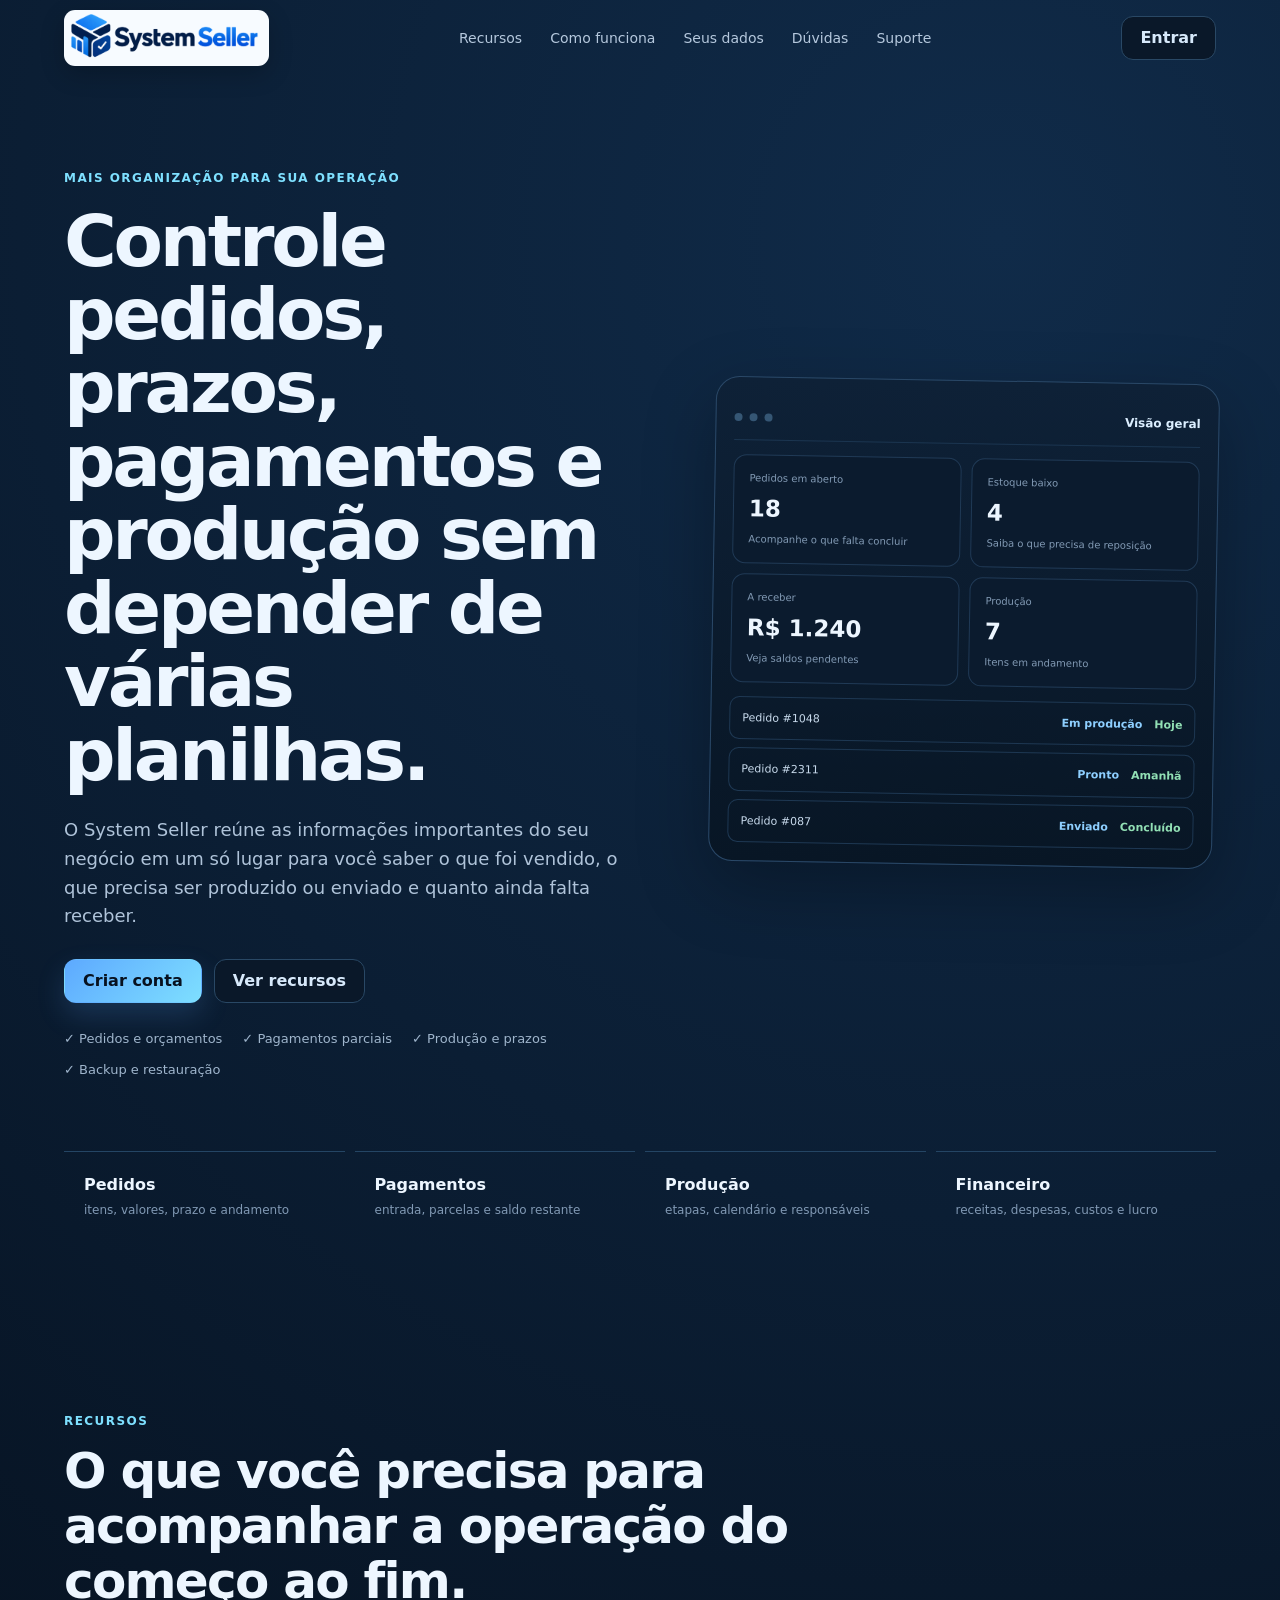
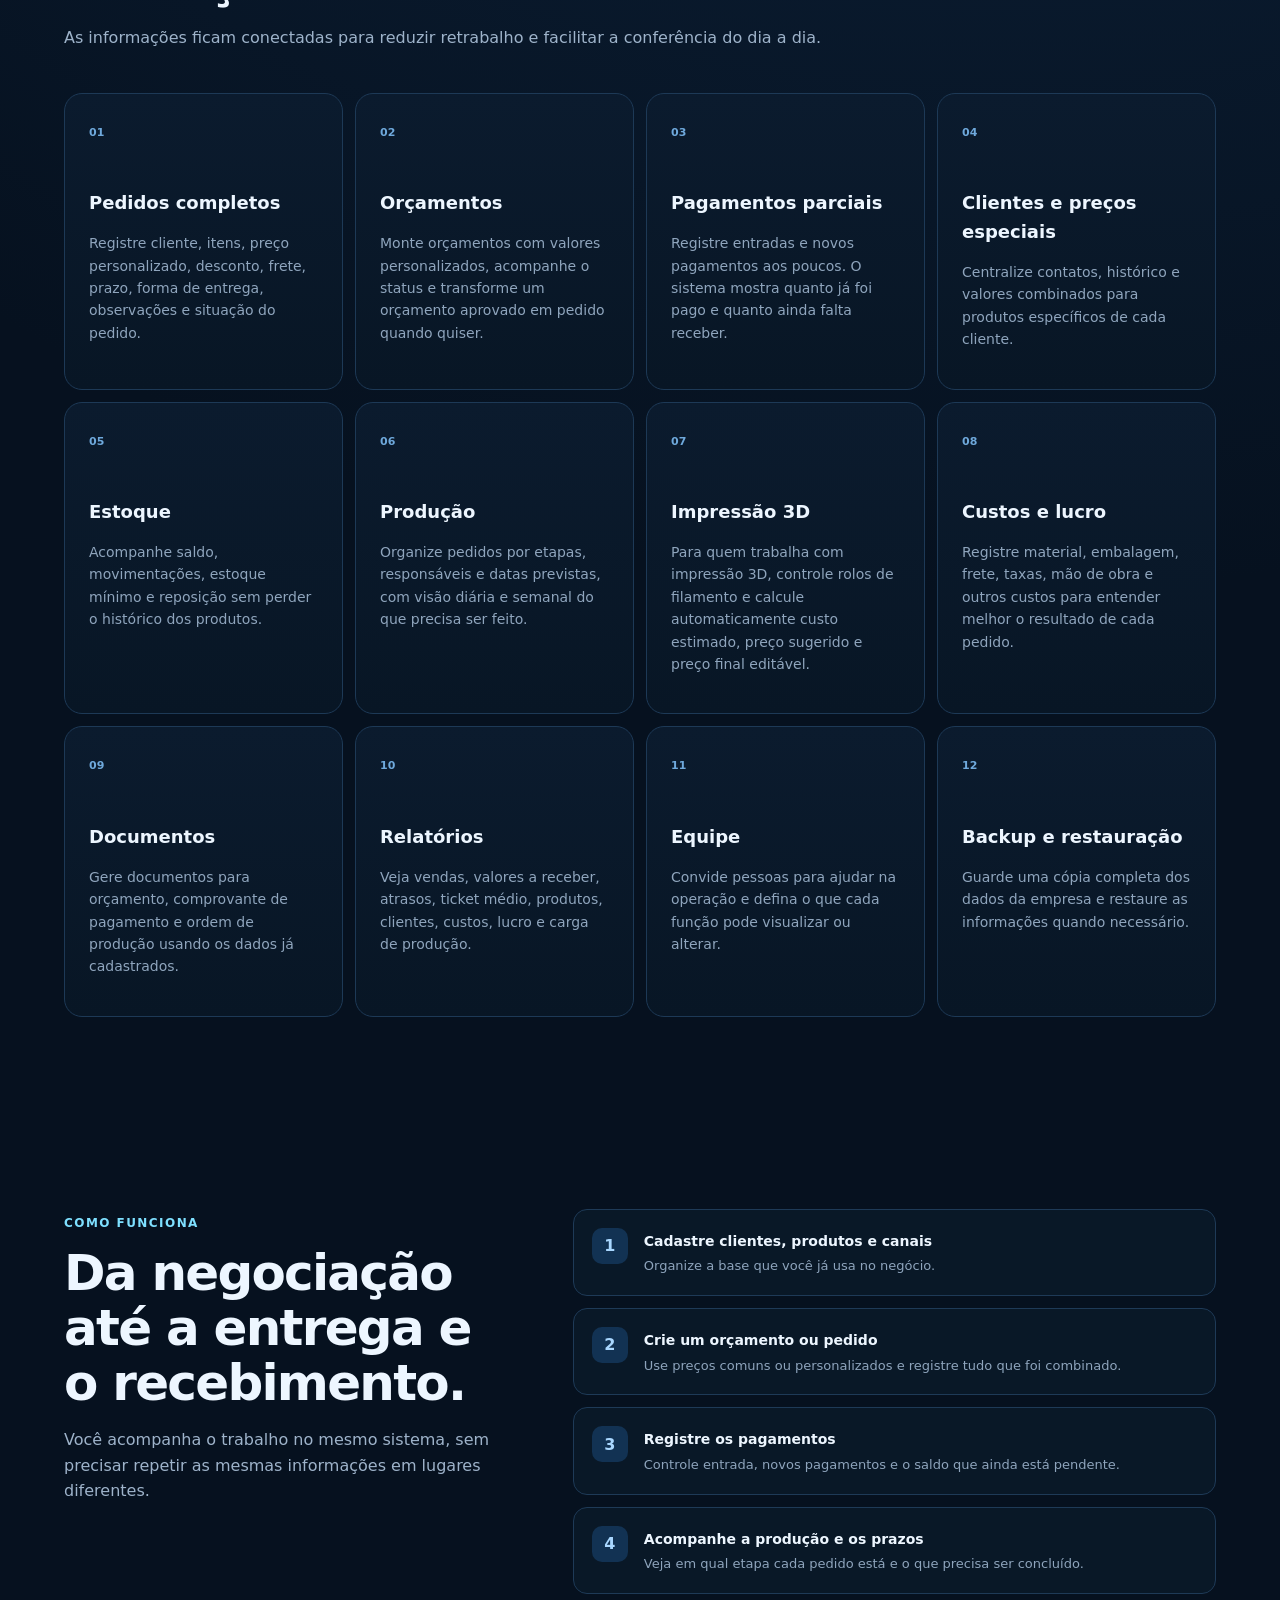
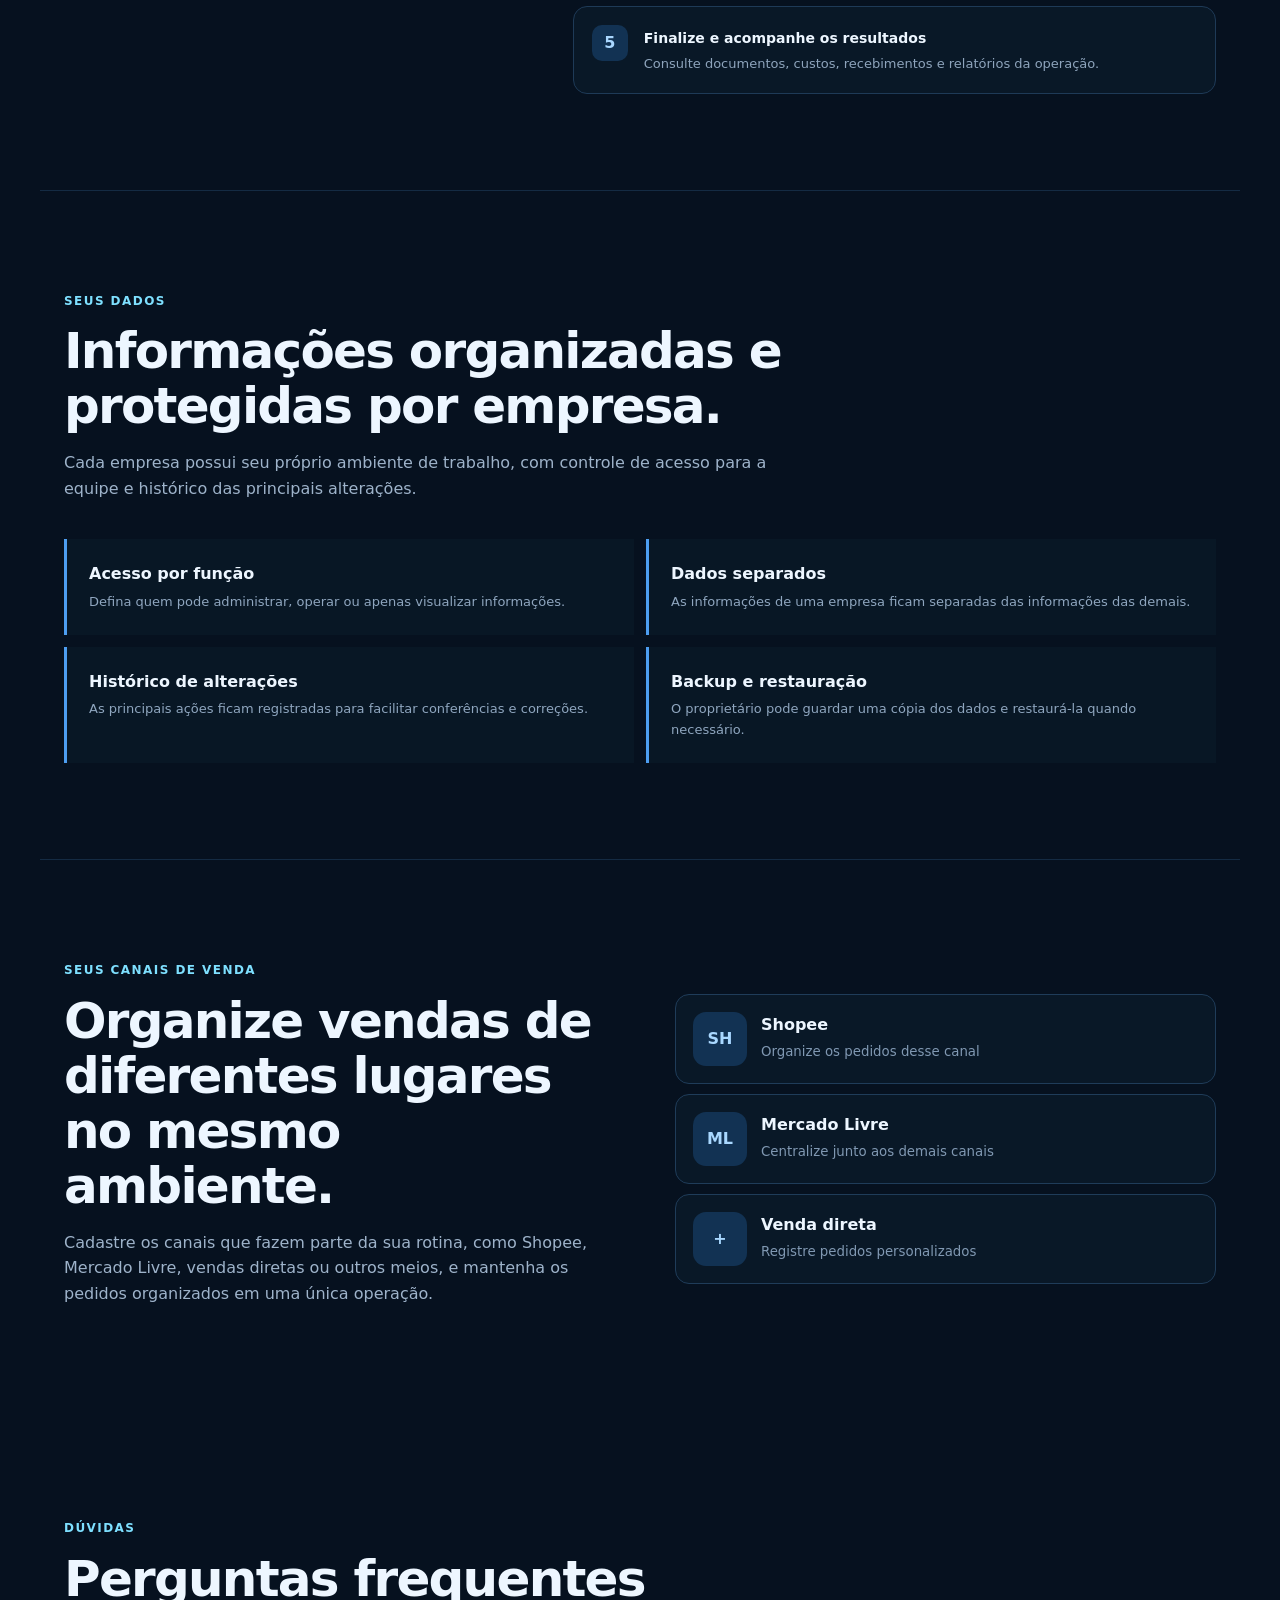
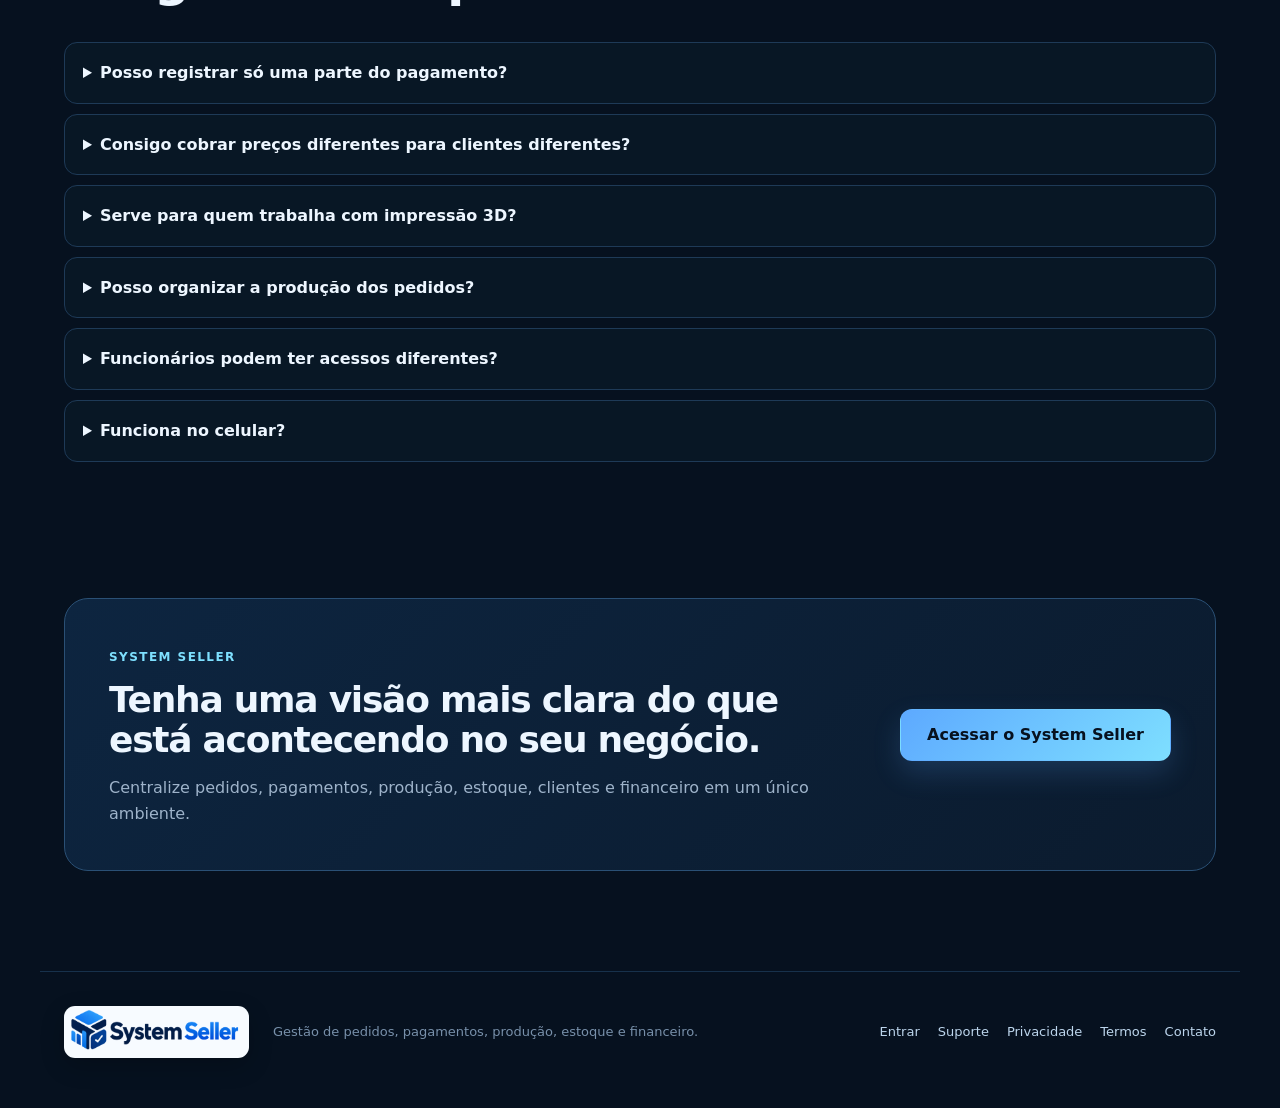
<file: marketing.html>
<!doctype html>
<html lang="pt-BR">
<head>
  <meta charset="utf-8">
  <meta name="viewport" content="width=device-width, initial-scale=1">
  <meta name="theme-color" content="#07111f">
  <meta name="description" content="System Seller: organize pedidos, clientes, estoque, pagamentos, produção, prazos e financeiro em um só lugar.">
  <meta name="robots" content="index,follow">
  <!-- Canonical URL metadata is not an executable or fetched dependency; SRI does not apply. -->
  <!-- nosemgrep: rules.html.security.audit.missing-integrity -->
  <link rel="canonical" href="https://system-seller.vercel.app/divulgar">
  <meta property="og:title" content="System Seller — sua operação em um só lugar">
  <meta property="og:description" content="Organize pedidos, clientes, estoque, pagamentos, produção, prazos e financeiro com mais controle.">
  <meta property="og:type" content="website">
  <meta property="og:url" content="https://system-seller.vercel.app/divulgar">
  <title>System Seller — gestão de pedidos, produção e financeiro</title>
  <link rel="icon" type="image/png" href="/assets/system-seller-icon.png">
  <link rel="apple-touch-icon" href="/assets/system-seller-icon.png">
  <link rel="stylesheet" href="/marketing.css?v=20260917-0125">
  <link rel="stylesheet" href="/branding.css?v=20260917-0210">
</head>
<body>
  <header class="site-header">
    <a class="brand" href="/divulgar" aria-label="System Seller">
      <img class="brand-logo" src="/assets/system-seller-logo.png" alt="System Seller">
    </a>
    <nav>
      <a href="#recursos">Recursos</a>
      <a href="#como-funciona">Como funciona</a>
      <a href="#seguranca">Seus dados</a>
      <a href="#faq">Dúvidas</a>
      <a href="/suporte">Suporte</a>
    </nav>
    <a class="button ghost" href="/">Entrar</a>
  </header>

  <main>
    <section class="hero">
      <div class="hero-copy">
        <div class="eyebrow">Mais organização para sua operação</div>
        <h1>Controle pedidos, prazos, pagamentos e produção sem depender de várias planilhas.</h1>
        <p>O System Seller reúne as informações importantes do seu negócio em um só lugar para você saber o que foi vendido, o que precisa ser produzido ou enviado e quanto ainda falta receber.</p>
        <div class="hero-actions">
          <a class="button primary" href="/">Criar conta</a>
          <a class="button secondary" href="#recursos">Ver recursos</a>
        </div>
        <div class="trust-row">
          <span>✓ Pedidos e orçamentos</span>
          <span>✓ Pagamentos parciais</span>
          <span>✓ Produção e prazos</span>
          <span>✓ Backup e restauração</span>
        </div>
      </div>
      <div class="hero-panel" aria-label="Exemplo de visão geral da operação">
        <div class="mock-top"><span></span><span></span><span></span><b>Visão geral</b></div>
        <div class="mock-grid">
          <div><small>Pedidos em aberto</small><strong>18</strong><em>Acompanhe o que falta concluir</em></div>
          <div><small>Estoque baixo</small><strong>4</strong><em>Saiba o que precisa de reposição</em></div>
          <div><small>A receber</small><strong>R$ 1.240</strong><em>Veja saldos pendentes</em></div>
          <div><small>Produção</small><strong>7</strong><em>Itens em andamento</em></div>
        </div>
        <div class="mock-list">
          <div><span>Pedido #1048</span><b>Em produção</b><strong>Hoje</strong></div>
          <div><span>Pedido #2311</span><b>Pronto</b><strong>Amanhã</strong></div>
          <div><span>Pedido #087</span><b>Enviado</b><strong>Concluído</strong></div>
        </div>
      </div>
    </section>

    <section class="strip">
      <div><strong>Pedidos</strong><span>itens, valores, prazo e andamento</span></div>
      <div><strong>Pagamentos</strong><span>entrada, parcelas e saldo restante</span></div>
      <div><strong>Produção</strong><span>etapas, calendário e responsáveis</span></div>
      <div><strong>Financeiro</strong><span>receitas, despesas, custos e lucro</span></div>
    </section>

    <section id="recursos" class="section">
      <div class="section-head">
        <span>Recursos</span>
        <h2>O que você precisa para acompanhar a operação do começo ao fim.</h2>
        <p>As informações ficam conectadas para reduzir retrabalho e facilitar a conferência do dia a dia.</p>
      </div>
      <div class="feature-grid">
        <article><i>01</i><h3>Pedidos completos</h3><p>Registre cliente, itens, preço personalizado, desconto, frete, prazo, forma de entrega, observações e situação do pedido.</p></article>
        <article><i>02</i><h3>Orçamentos</h3><p>Monte orçamentos com valores personalizados, acompanhe o status e transforme um orçamento aprovado em pedido quando quiser.</p></article>
        <article><i>03</i><h3>Pagamentos parciais</h3><p>Registre entradas e novos pagamentos aos poucos. O sistema mostra quanto já foi pago e quanto ainda falta receber.</p></article>
        <article><i>04</i><h3>Clientes e preços especiais</h3><p>Centralize contatos, histórico e valores combinados para produtos específicos de cada cliente.</p></article>
        <article><i>05</i><h3>Estoque</h3><p>Acompanhe saldo, movimentações, estoque mínimo e reposição sem perder o histórico dos produtos.</p></article>
        <article><i>06</i><h3>Produção</h3><p>Organize pedidos por etapas, responsáveis e datas previstas, com visão diária e semanal do que precisa ser feito.</p></article>
        <article><i>07</i><h3>Impressão 3D</h3><p>Para quem trabalha com impressão 3D, controle rolos de filamento e calcule automaticamente custo estimado, preço sugerido e preço final editável.</p></article>
        <article><i>08</i><h3>Custos e lucro</h3><p>Registre material, embalagem, frete, taxas, mão de obra e outros custos para entender melhor o resultado de cada pedido.</p></article>
        <article><i>09</i><h3>Documentos</h3><p>Gere documentos para orçamento, comprovante de pagamento e ordem de produção usando os dados já cadastrados.</p></article>
        <article><i>10</i><h3>Relatórios</h3><p>Veja vendas, valores a receber, atrasos, ticket médio, produtos, clientes, custos, lucro e carga de produção.</p></article>
        <article><i>11</i><h3>Equipe</h3><p>Convide pessoas para ajudar na operação e defina o que cada função pode visualizar ou alterar.</p></article>
        <article><i>12</i><h3>Backup e restauração</h3><p>Guarde uma cópia completa dos dados da empresa e restaure as informações quando necessário.</p></article>
      </div>
    </section>

    <section id="como-funciona" class="section split">
      <div class="section-head">
        <span>Como funciona</span>
        <h2>Da negociação até a entrega e o recebimento.</h2>
        <p>Você acompanha o trabalho no mesmo sistema, sem precisar repetir as mesmas informações em lugares diferentes.</p>
      </div>
      <ol class="timeline">
        <li><b>1</b><div><strong>Cadastre clientes, produtos e canais</strong><p>Organize a base que você já usa no negócio.</p></div></li>
        <li><b>2</b><div><strong>Crie um orçamento ou pedido</strong><p>Use preços comuns ou personalizados e registre tudo que foi combinado.</p></div></li>
        <li><b>3</b><div><strong>Registre os pagamentos</strong><p>Controle entrada, novos pagamentos e o saldo que ainda está pendente.</p></div></li>
        <li><b>4</b><div><strong>Acompanhe a produção e os prazos</strong><p>Veja em qual etapa cada pedido está e o que precisa ser concluído.</p></div></li>
        <li><b>5</b><div><strong>Finalize e acompanhe os resultados</strong><p>Consulte documentos, custos, recebimentos e relatórios da operação.</p></div></li>
      </ol>
    </section>

    <section id="seguranca" class="section security">
      <div class="section-head">
        <span>Seus dados</span>
        <h2>Informações organizadas e protegidas por empresa.</h2>
        <p>Cada empresa possui seu próprio ambiente de trabalho, com controle de acesso para a equipe e histórico das principais alterações.</p>
      </div>
      <div class="security-grid">
        <div><strong>Acesso por função</strong><p>Defina quem pode administrar, operar ou apenas visualizar informações.</p></div>
        <div><strong>Dados separados</strong><p>As informações de uma empresa ficam separadas das informações das demais.</p></div>
        <div><strong>Histórico de alterações</strong><p>As principais ações ficam registradas para facilitar conferências e correções.</p></div>
        <div><strong>Backup e restauração</strong><p>O proprietário pode guardar uma cópia dos dados e restaurá-la quando necessário.</p></div>
      </div>
    </section>

    <section class="section marketplaces">
      <div>
        <span class="eyebrow">Seus canais de venda</span>
        <h2>Organize vendas de diferentes lugares no mesmo ambiente.</h2>
        <p>Cadastre os canais que fazem parte da sua rotina, como Shopee, Mercado Livre, vendas diretas ou outros meios, e mantenha os pedidos organizados em uma única operação.</p>
      </div>
      <div class="channel-box">
        <div><span>SH</span><strong>Shopee</strong><small>Organize os pedidos desse canal</small></div>
        <div><span>ML</span><strong>Mercado Livre</strong><small>Centralize junto aos demais canais</small></div>
        <div><span>+</span><strong>Venda direta</strong><small>Registre pedidos personalizados</small></div>
      </div>
    </section>

    <section id="faq" class="section">
      <div class="section-head"><span>Dúvidas</span><h2>Perguntas frequentes</h2></div>
      <div class="faq">
        <details><summary>Posso registrar só uma parte do pagamento?</summary><p>Sim. Você pode registrar uma entrada e depois adicionar novos pagamentos até completar o valor total. O saldo restante é atualizado automaticamente.</p></details>
        <details><summary>Consigo cobrar preços diferentes para clientes diferentes?</summary><p>Sim. Você pode usar um preço personalizado no pedido ou salvar um preço especial de um produto para determinado cliente.</p></details>
        <details><summary>Serve para quem trabalha com impressão 3D?</summary><p>Sim. O módulo 3D ajuda a controlar filamentos e calcular custos e preços sugeridos, mantendo o preço final editável.</p></details>
        <details><summary>Posso organizar a produção dos pedidos?</summary><p>Sim. Você pode acompanhar etapas, responsáveis, datas previstas e visualizar a produção no calendário.</p></details>
        <details><summary>Funcionários podem ter acessos diferentes?</summary><p>Sim. Cada pessoa pode receber um nível de acesso de acordo com a função que exerce.</p></details>
        <details><summary>Funciona no celular?</summary><p>Sim. O System Seller pode ser usado pelo navegador no celular, tablet ou computador e também oferece experiência instalável em dispositivos compatíveis.</p></details>
      </div>
    </section>

    <section class="cta">
      <div><span class="eyebrow">System Seller</span><h2>Tenha uma visão mais clara do que está acontecendo no seu negócio.</h2><p>Centralize pedidos, pagamentos, produção, estoque, clientes e financeiro em um único ambiente.</p></div>
      <a class="button primary big" href="/">Acessar o System Seller</a>
    </section>
  </main>

  <footer>
    <div class="brand"><img class="brand-logo" src="/assets/system-seller-logo.png" alt="System Seller"></div>
    <p>Gestão de pedidos, pagamentos, produção, estoque e financeiro.</p>
    <div class="footer-links"><a href="/">Entrar</a><a href="/suporte">Suporte</a><a href="/privacidade">Privacidade</a><a href="/termos">Termos</a><a href="mailto:frontwork08@gmail.com">Contato</a></div>
  </footer>
</body>
</html>
</file>
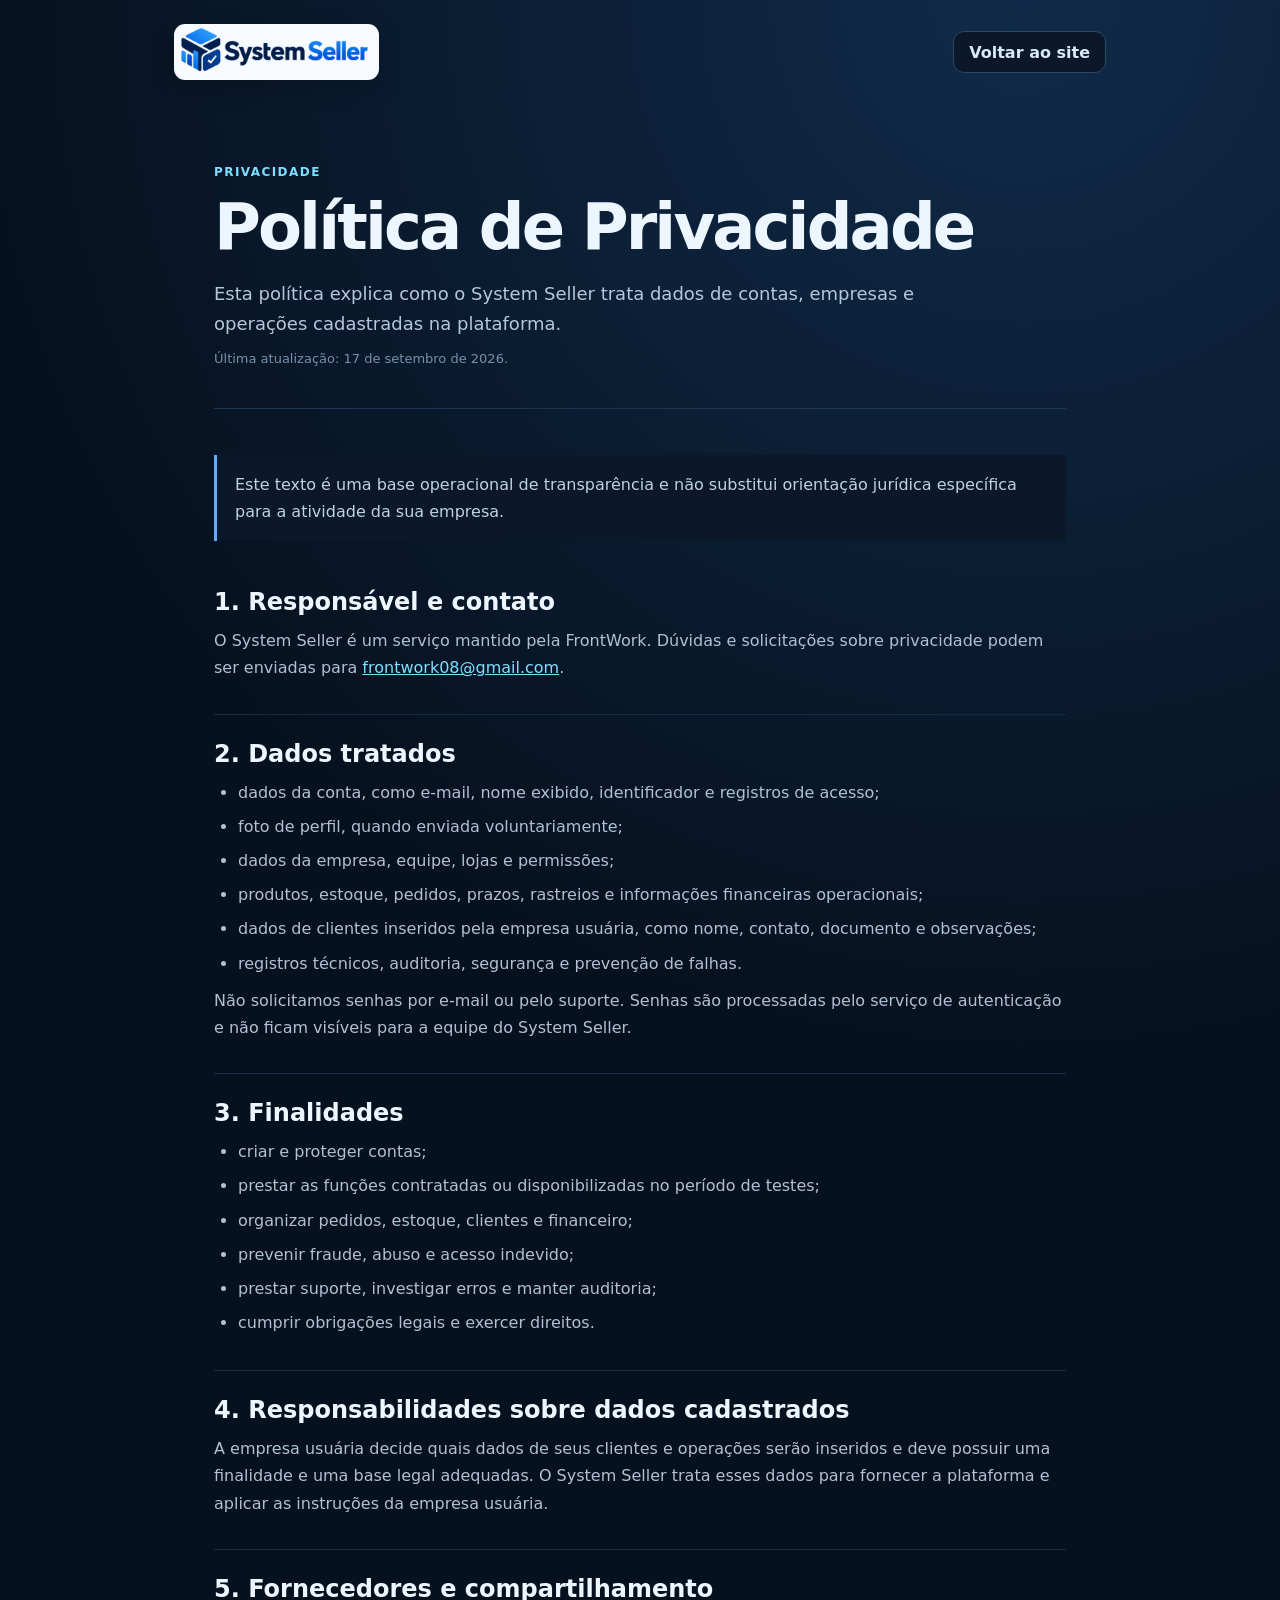
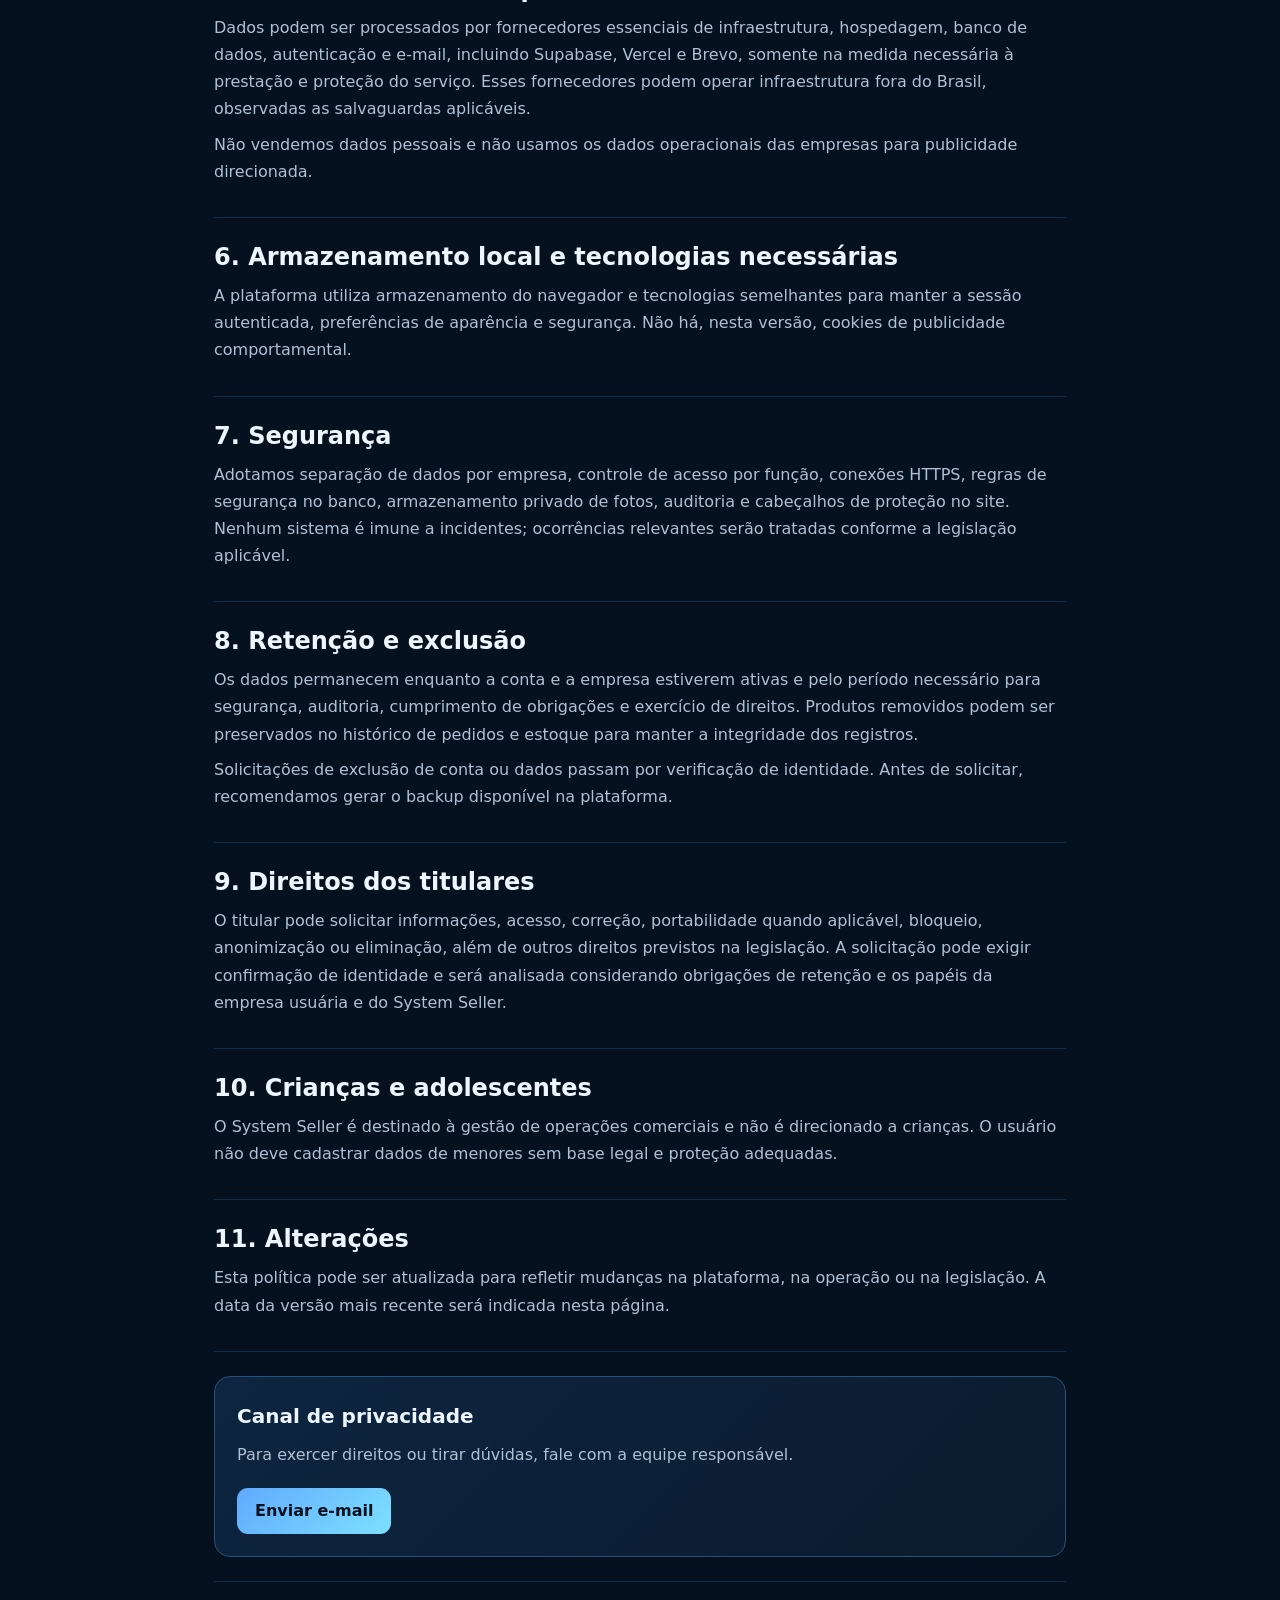
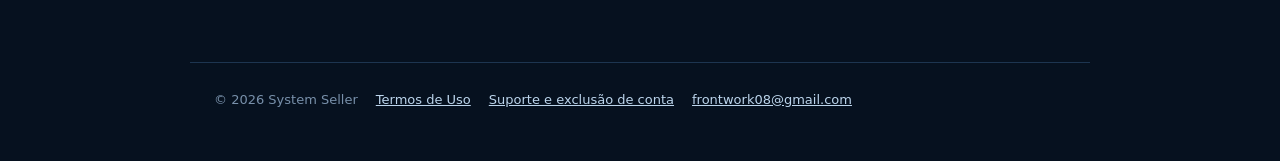
<file: privacy.html>
<!doctype html>
<html lang="pt-BR">
<head>
  <meta charset="utf-8">
  <meta name="viewport" content="width=device-width, initial-scale=1">
  <meta name="theme-color" content="#06111f">
  <meta name="description" content="Política de Privacidade do System Seller.">
  <link rel="canonical" href="https://system-seller.vercel.app/privacidade">
  <link rel="icon" type="image/png" href="/assets/system-seller-icon.png">
  <title>Política de Privacidade — System Seller</title>
  <link rel="stylesheet" href="/legal.css?v=20260917-0205">
</head>
<body>
  <header class="legal-header"><a href="/divulgar" aria-label="System Seller"><img class="legal-logo" src="/assets/system-seller-logo.png" alt="System Seller"></a><a class="back" href="/divulgar">Voltar ao site</a></header>
  <main class="legal-main">
    <div class="legal-hero"><span class="kicker">Privacidade</span><h1>Política de Privacidade</h1><p class="intro">Esta política explica como o System Seller trata dados de contas, empresas e operações cadastradas na plataforma.</p><p class="updated">Última atualização: 17 de setembro de 2026.</p></div>
    <div class="legal-content">
      <div class="notice">Este texto é uma base operacional de transparência e não substitui orientação jurídica específica para a atividade da sua empresa.</div>
      <section><h2>1. Responsável e contato</h2><p>O System Seller é um serviço mantido pela FrontWork. Dúvidas e solicitações sobre privacidade podem ser enviadas para <a href="mailto:frontwork08@gmail.com">frontwork08@gmail.com</a>.</p></section>
      <section><h2>2. Dados tratados</h2><ul><li>dados da conta, como e-mail, nome exibido, identificador e registros de acesso;</li><li>foto de perfil, quando enviada voluntariamente;</li><li>dados da empresa, equipe, lojas e permissões;</li><li>produtos, estoque, pedidos, prazos, rastreios e informações financeiras operacionais;</li><li>dados de clientes inseridos pela empresa usuária, como nome, contato, documento e observações;</li><li>registros técnicos, auditoria, segurança e prevenção de falhas.</li></ul><p>Não solicitamos senhas por e-mail ou pelo suporte. Senhas são processadas pelo serviço de autenticação e não ficam visíveis para a equipe do System Seller.</p></section>
      <section><h2>3. Finalidades</h2><ul><li>criar e proteger contas;</li><li>prestar as funções contratadas ou disponibilizadas no período de testes;</li><li>organizar pedidos, estoque, clientes e financeiro;</li><li>prevenir fraude, abuso e acesso indevido;</li><li>prestar suporte, investigar erros e manter auditoria;</li><li>cumprir obrigações legais e exercer direitos.</li></ul></section>
      <section><h2>4. Responsabilidades sobre dados cadastrados</h2><p>A empresa usuária decide quais dados de seus clientes e operações serão inseridos e deve possuir uma finalidade e uma base legal adequadas. O System Seller trata esses dados para fornecer a plataforma e aplicar as instruções da empresa usuária.</p></section>
      <section><h2>5. Fornecedores e compartilhamento</h2><p>Dados podem ser processados por fornecedores essenciais de infraestrutura, hospedagem, banco de dados, autenticação e e-mail, incluindo Supabase, Vercel e Brevo, somente na medida necessária à prestação e proteção do serviço. Esses fornecedores podem operar infraestrutura fora do Brasil, observadas as salvaguardas aplicáveis.</p><p>Não vendemos dados pessoais e não usamos os dados operacionais das empresas para publicidade direcionada.</p></section>
      <section><h2>6. Armazenamento local e tecnologias necessárias</h2><p>A plataforma utiliza armazenamento do navegador e tecnologias semelhantes para manter a sessão autenticada, preferências de aparência e segurança. Não há, nesta versão, cookies de publicidade comportamental.</p></section>
      <section><h2>7. Segurança</h2><p>Adotamos separação de dados por empresa, controle de acesso por função, conexões HTTPS, regras de segurança no banco, armazenamento privado de fotos, auditoria e cabeçalhos de proteção no site. Nenhum sistema é imune a incidentes; ocorrências relevantes serão tratadas conforme a legislação aplicável.</p></section>
      <section><h2>8. Retenção e exclusão</h2><p>Os dados permanecem enquanto a conta e a empresa estiverem ativas e pelo período necessário para segurança, auditoria, cumprimento de obrigações e exercício de direitos. Produtos removidos podem ser preservados no histórico de pedidos e estoque para manter a integridade dos registros.</p><p>Solicitações de exclusão de conta ou dados passam por verificação de identidade. Antes de solicitar, recomendamos gerar o backup disponível na plataforma.</p></section>
      <section><h2>9. Direitos dos titulares</h2><p>O titular pode solicitar informações, acesso, correção, portabilidade quando aplicável, bloqueio, anonimização ou eliminação, além de outros direitos previstos na legislação. A solicitação pode exigir confirmação de identidade e será analisada considerando obrigações de retenção e os papéis da empresa usuária e do System Seller.</p></section>
      <section><h2>10. Crianças e adolescentes</h2><p>O System Seller é destinado à gestão de operações comerciais e não é direcionado a crianças. O usuário não deve cadastrar dados de menores sem base legal e proteção adequadas.</p></section>
      <section><h2>11. Alterações</h2><p>Esta política pode ser atualizada para refletir mudanças na plataforma, na operação ou na legislação. A data da versão mais recente será indicada nesta página.</p></section>
      <section><div class="contact-card"><strong>Canal de privacidade</strong><p>Para exercer direitos ou tirar dúvidas, fale com a equipe responsável.</p><a class="button" href="mailto:frontwork08@gmail.com?subject=Privacidade%20-%20System%20Seller">Enviar e-mail</a></div></section>
    </div>
  </main>
  <footer class="legal-footer"><span>© 2026 System Seller</span><a href="/termos">Termos de Uso</a><a href="/suporte">Suporte e exclusão de conta</a><a href="mailto:frontwork08@gmail.com">frontwork08@gmail.com</a></footer>
</body>
</html>
</file>
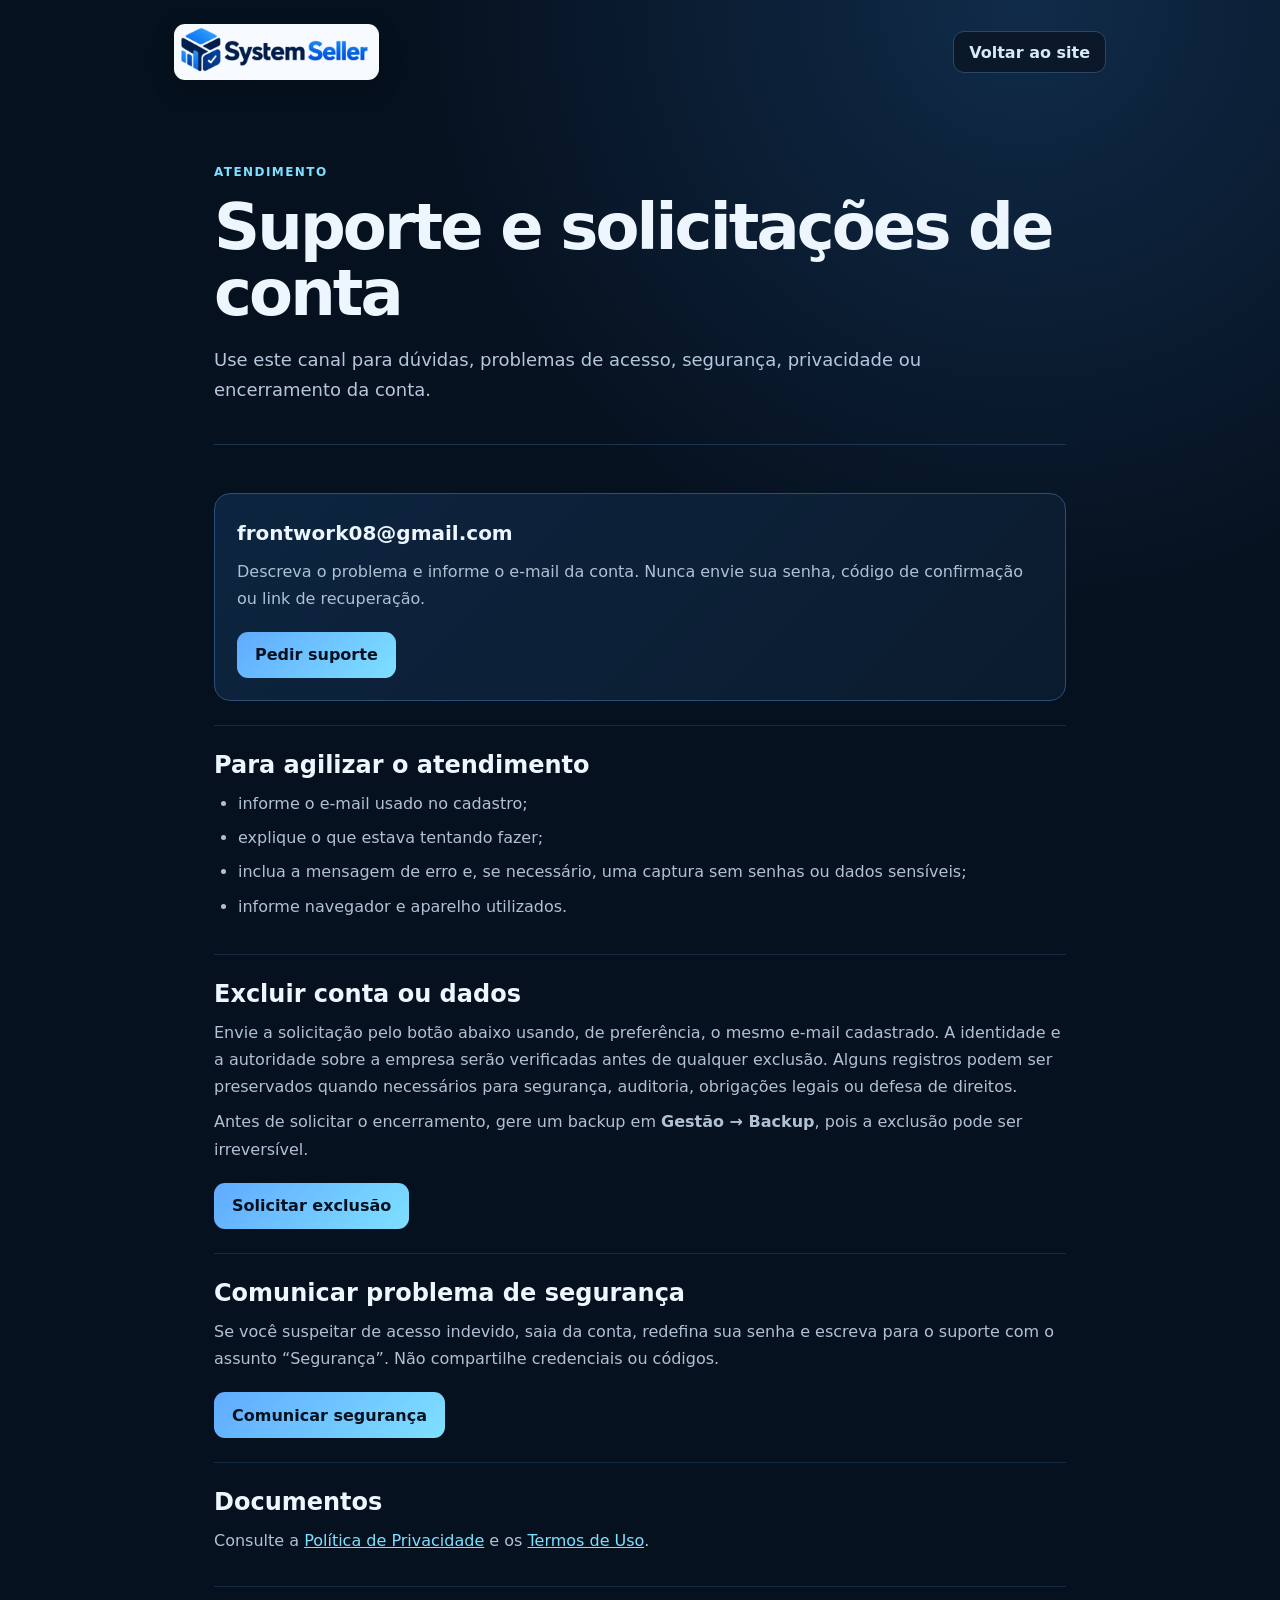
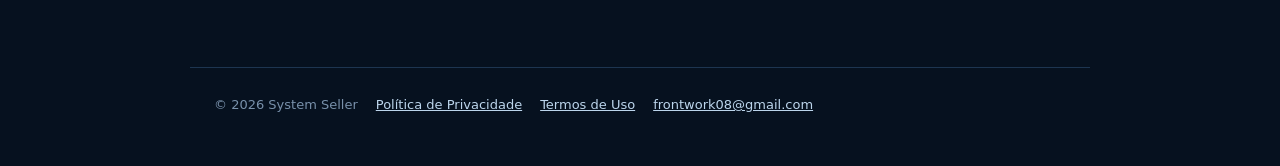
<file: support.html>
<!doctype html>
<html lang="pt-BR">
<head>
  <meta charset="utf-8">
  <meta name="viewport" content="width=device-width, initial-scale=1">
  <meta name="theme-color" content="#06111f">
  <meta name="description" content="Suporte, segurança e solicitações de conta do System Seller.">
  <!-- Canonical URL metadata is not an executable or fetched dependency; SRI does not apply. -->
  <!-- nosemgrep: rules.html.security.audit.missing-integrity -->
  <link rel="canonical" href="https://system-seller.vercel.app/suporte">
  <link rel="icon" type="image/png" href="/assets/system-seller-icon.png">
  <title>Suporte — System Seller</title>
  <link rel="stylesheet" href="/legal.css?v=20260917-0205">
</head>
<body>
  <header class="legal-header"><a href="/divulgar" aria-label="System Seller"><img class="legal-logo" src="/assets/system-seller-logo.png" alt="System Seller"></a><a class="back" href="/divulgar">Voltar ao site</a></header>
  <main class="legal-main">
    <div class="legal-hero"><span class="kicker">Atendimento</span><h1>Suporte e solicitações de conta</h1><p class="intro">Use este canal para dúvidas, problemas de acesso, segurança, privacidade ou encerramento da conta.</p></div>
    <div class="legal-content">
      <section><div class="contact-card"><strong>frontwork08@gmail.com</strong><p>Descreva o problema e informe o e-mail da conta. Nunca envie sua senha, código de confirmação ou link de recuperação.</p><a class="button" href="mailto:frontwork08@gmail.com?subject=Suporte%20-%20System%20Seller">Pedir suporte</a></div></section>
      <section><h2>Para agilizar o atendimento</h2><ul><li>informe o e-mail usado no cadastro;</li><li>explique o que estava tentando fazer;</li><li>inclua a mensagem de erro e, se necessário, uma captura sem senhas ou dados sensíveis;</li><li>informe navegador e aparelho utilizados.</li></ul></section>
      <section><h2>Excluir conta ou dados</h2><p>Envie a solicitação pelo botão abaixo usando, de preferência, o mesmo e-mail cadastrado. A identidade e a autoridade sobre a empresa serão verificadas antes de qualquer exclusão. Alguns registros podem ser preservados quando necessários para segurança, auditoria, obrigações legais ou defesa de direitos.</p><p>Antes de solicitar o encerramento, gere um backup em <strong>Gestão → Backup</strong>, pois a exclusão pode ser irreversível.</p><a class="button" href="mailto:frontwork08@gmail.com?subject=Solicita%C3%A7%C3%A3o%20de%20exclus%C3%A3o%20de%20conta%20-%20System%20Seller&body=E-mail%20da%20conta%3A%0ANome%20da%20empresa%3A%0ASolicita%C3%A7%C3%A3o%3A">Solicitar exclusão</a></section>
      <section><h2>Comunicar problema de segurança</h2><p>Se você suspeitar de acesso indevido, saia da conta, redefina sua senha e escreva para o suporte com o assunto “Segurança”. Não compartilhe credenciais ou códigos.</p><a class="button" href="mailto:frontwork08@gmail.com?subject=Seguran%C3%A7a%20-%20System%20Seller">Comunicar segurança</a></section>
      <section><h2>Documentos</h2><p>Consulte a <a href="/privacidade">Política de Privacidade</a> e os <a href="/termos">Termos de Uso</a>.</p></section>
    </div>
  </main>
  <footer class="legal-footer"><span>© 2026 System Seller</span><a href="/privacidade">Política de Privacidade</a><a href="/termos">Termos de Uso</a><a href="mailto:frontwork08@gmail.com">frontwork08@gmail.com</a></footer>
</body>
</html>
</file>
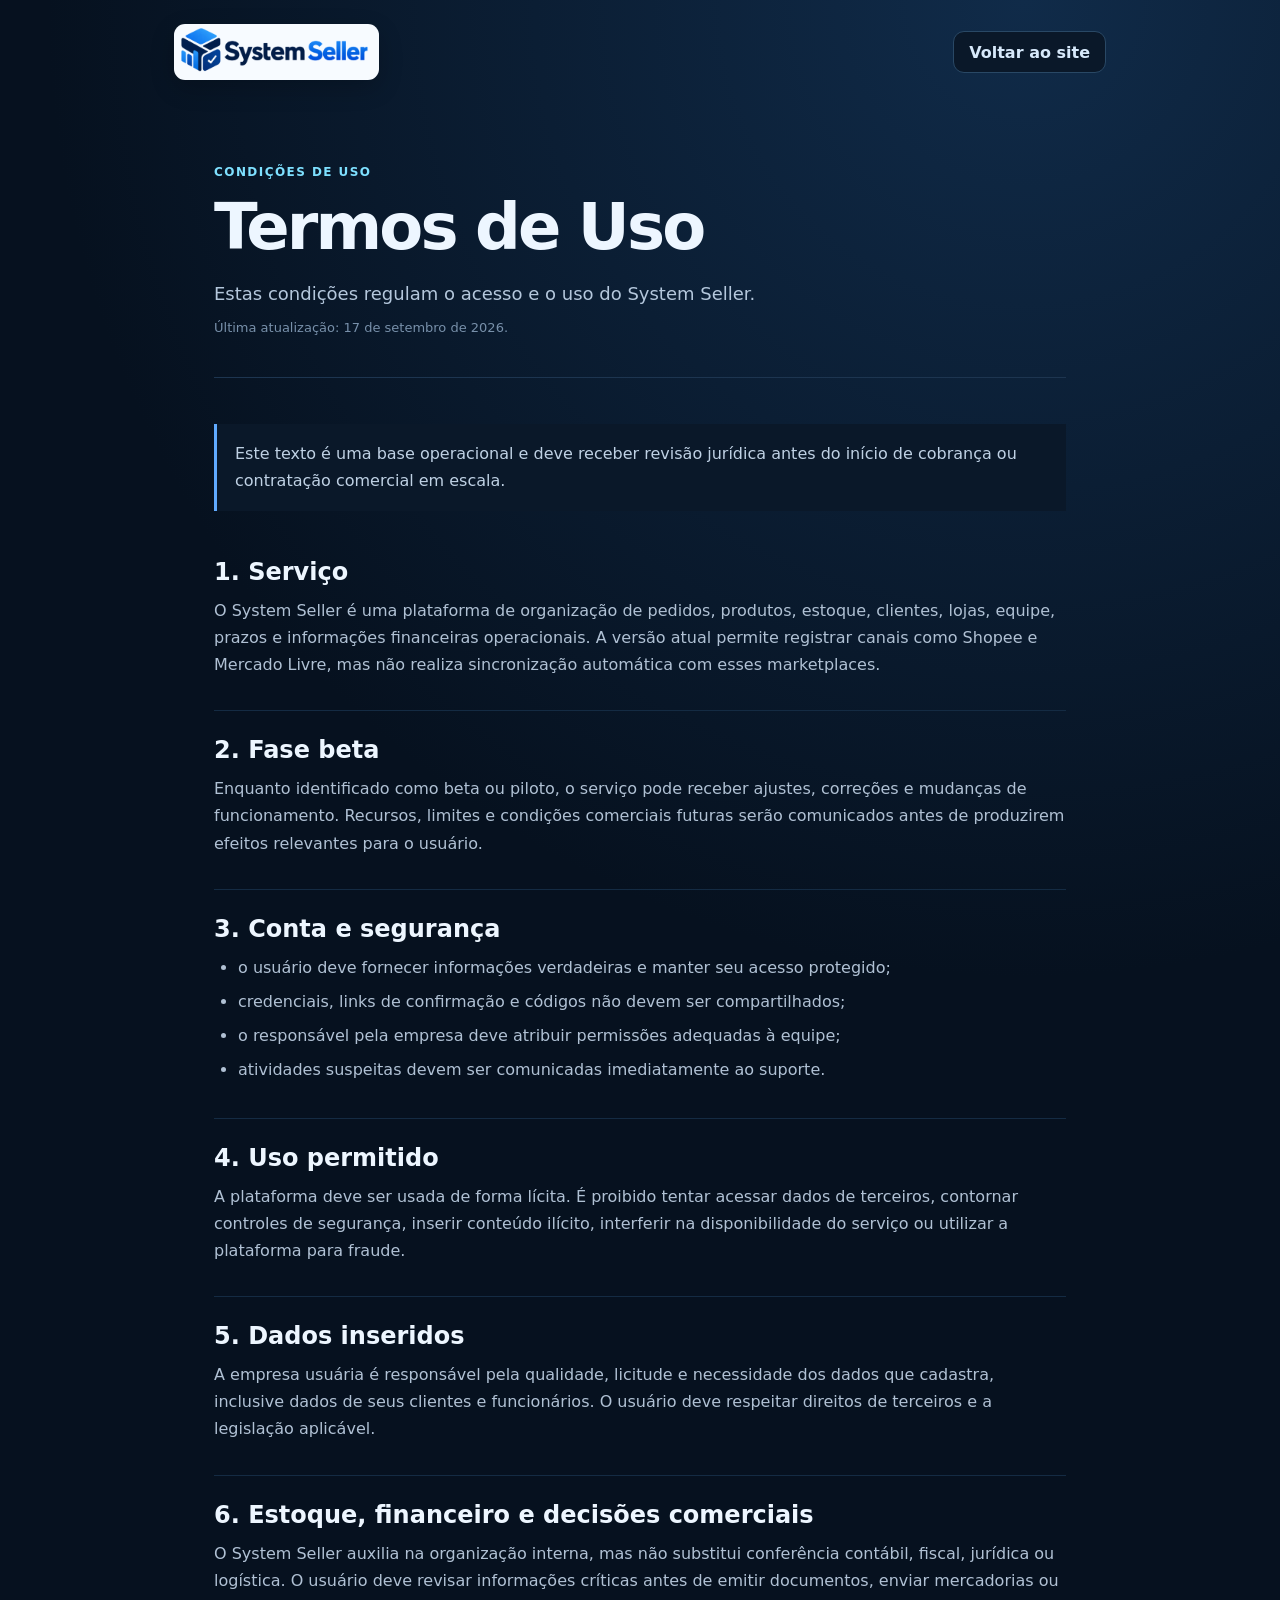
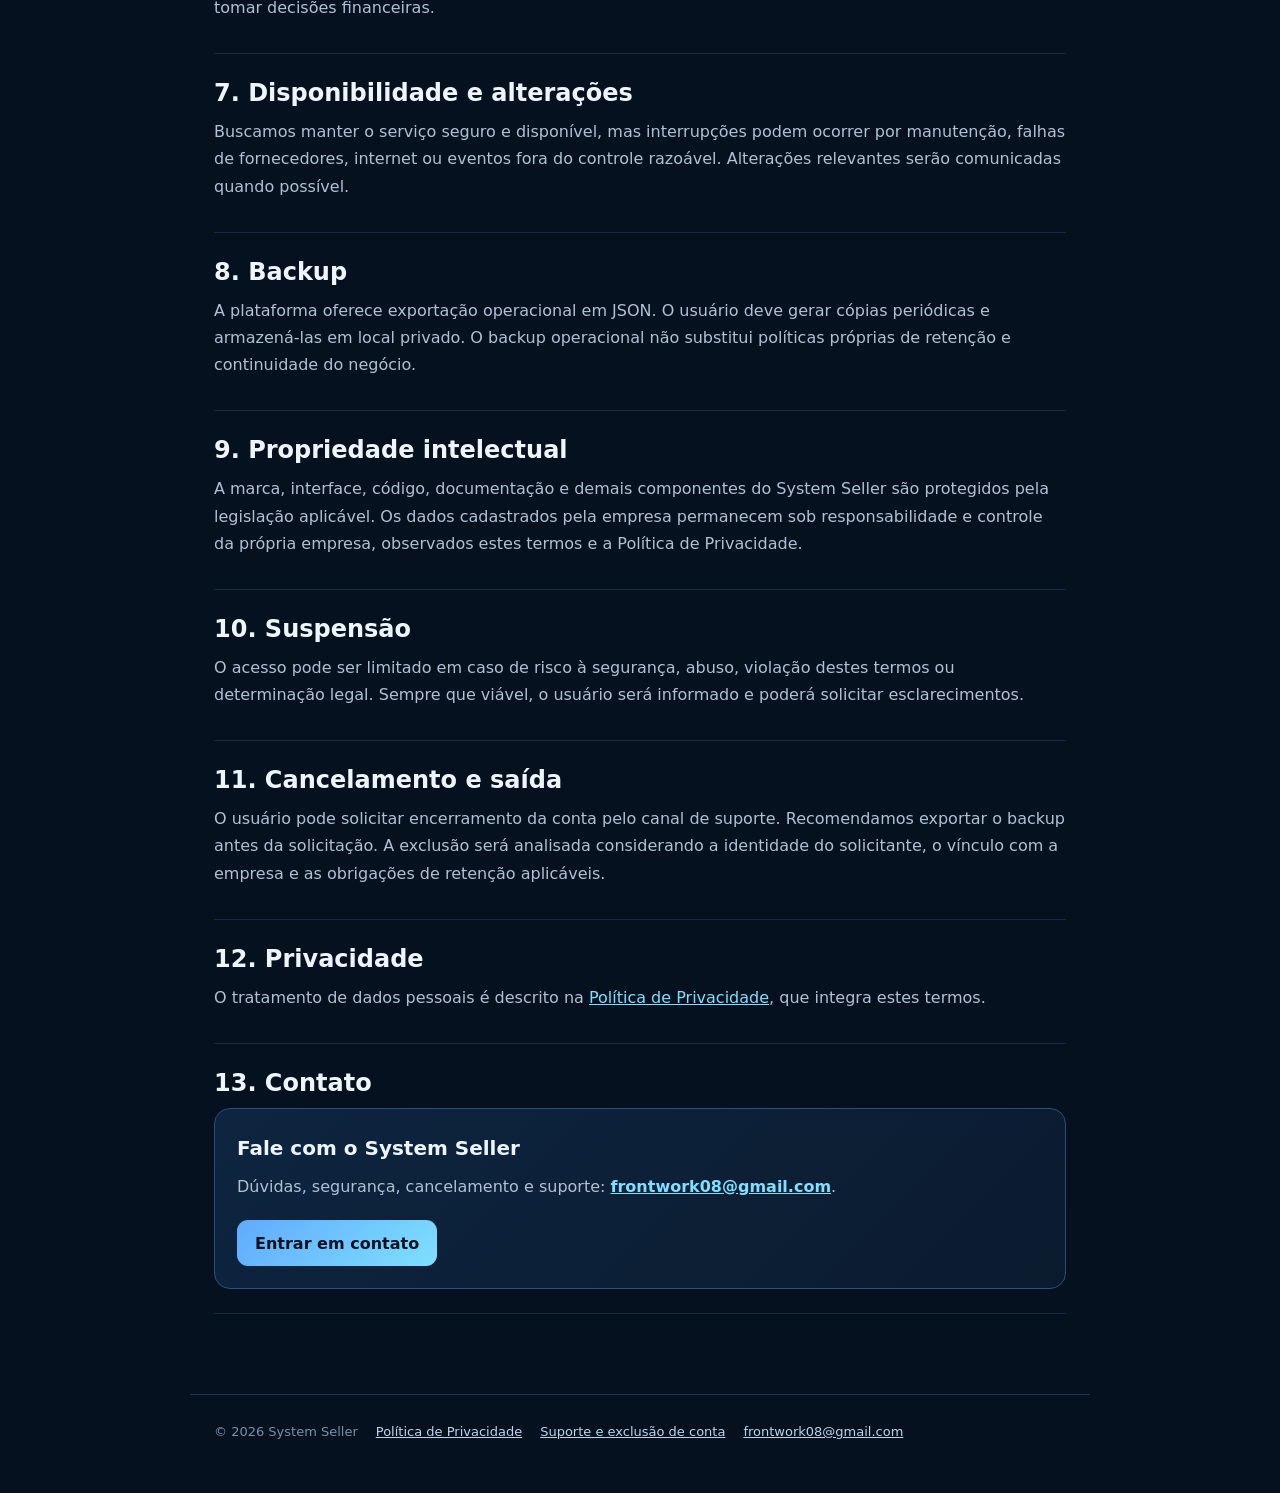
<file: terms.html>
<!doctype html>
<html lang="pt-BR">
<head>
  <meta charset="utf-8">
  <meta name="viewport" content="width=device-width, initial-scale=1">
  <meta name="theme-color" content="#06111f">
  <meta name="description" content="Termos de Uso do System Seller.">
  <link rel="canonical" href="https://system-seller.vercel.app/termos">
  <link rel="icon" type="image/png" href="/assets/system-seller-icon.png">
  <title>Termos de Uso — System Seller</title>
  <link rel="stylesheet" href="/legal.css?v=20260917-0205">
</head>
<body>
  <header class="legal-header"><a href="/divulgar" aria-label="System Seller"><img class="legal-logo" src="/assets/system-seller-logo.png" alt="System Seller"></a><a class="back" href="/divulgar">Voltar ao site</a></header>
  <main class="legal-main">
    <div class="legal-hero"><span class="kicker">Condições de uso</span><h1>Termos de Uso</h1><p class="intro">Estas condições regulam o acesso e o uso do System Seller.</p><p class="updated">Última atualização: 17 de setembro de 2026.</p></div>
    <div class="legal-content">
      <div class="notice">Este texto é uma base operacional e deve receber revisão jurídica antes do início de cobrança ou contratação comercial em escala.</div>
      <section><h2>1. Serviço</h2><p>O System Seller é uma plataforma de organização de pedidos, produtos, estoque, clientes, lojas, equipe, prazos e informações financeiras operacionais. A versão atual permite registrar canais como Shopee e Mercado Livre, mas não realiza sincronização automática com esses marketplaces.</p></section>
      <section><h2>2. Fase beta</h2><p>Enquanto identificado como beta ou piloto, o serviço pode receber ajustes, correções e mudanças de funcionamento. Recursos, limites e condições comerciais futuras serão comunicados antes de produzirem efeitos relevantes para o usuário.</p></section>
      <section><h2>3. Conta e segurança</h2><ul><li>o usuário deve fornecer informações verdadeiras e manter seu acesso protegido;</li><li>credenciais, links de confirmação e códigos não devem ser compartilhados;</li><li>o responsável pela empresa deve atribuir permissões adequadas à equipe;</li><li>atividades suspeitas devem ser comunicadas imediatamente ao suporte.</li></ul></section>
      <section><h2>4. Uso permitido</h2><p>A plataforma deve ser usada de forma lícita. É proibido tentar acessar dados de terceiros, contornar controles de segurança, inserir conteúdo ilícito, interferir na disponibilidade do serviço ou utilizar a plataforma para fraude.</p></section>
      <section><h2>5. Dados inseridos</h2><p>A empresa usuária é responsável pela qualidade, licitude e necessidade dos dados que cadastra, inclusive dados de seus clientes e funcionários. O usuário deve respeitar direitos de terceiros e a legislação aplicável.</p></section>
      <section><h2>6. Estoque, financeiro e decisões comerciais</h2><p>O System Seller auxilia na organização interna, mas não substitui conferência contábil, fiscal, jurídica ou logística. O usuário deve revisar informações críticas antes de emitir documentos, enviar mercadorias ou tomar decisões financeiras.</p></section>
      <section><h2>7. Disponibilidade e alterações</h2><p>Buscamos manter o serviço seguro e disponível, mas interrupções podem ocorrer por manutenção, falhas de fornecedores, internet ou eventos fora do controle razoável. Alterações relevantes serão comunicadas quando possível.</p></section>
      <section><h2>8. Backup</h2><p>A plataforma oferece exportação operacional em JSON. O usuário deve gerar cópias periódicas e armazená-las em local privado. O backup operacional não substitui políticas próprias de retenção e continuidade do negócio.</p></section>
      <section><h2>9. Propriedade intelectual</h2><p>A marca, interface, código, documentação e demais componentes do System Seller são protegidos pela legislação aplicável. Os dados cadastrados pela empresa permanecem sob responsabilidade e controle da própria empresa, observados estes termos e a Política de Privacidade.</p></section>
      <section><h2>10. Suspensão</h2><p>O acesso pode ser limitado em caso de risco à segurança, abuso, violação destes termos ou determinação legal. Sempre que viável, o usuário será informado e poderá solicitar esclarecimentos.</p></section>
      <section><h2>11. Cancelamento e saída</h2><p>O usuário pode solicitar encerramento da conta pelo canal de suporte. Recomendamos exportar o backup antes da solicitação. A exclusão será analisada considerando a identidade do solicitante, o vínculo com a empresa e as obrigações de retenção aplicáveis.</p></section>
      <section><h2>12. Privacidade</h2><p>O tratamento de dados pessoais é descrito na <a href="/privacidade">Política de Privacidade</a>, que integra estes termos.</p></section>
      <section><h2>13. Contato</h2><div class="contact-card"><strong>Fale com o System Seller</strong><p>Dúvidas, segurança, cancelamento e suporte: <a href="mailto:frontwork08@gmail.com">frontwork08@gmail.com</a>.</p><a class="button" href="mailto:frontwork08@gmail.com?subject=Termos%20e%20suporte%20-%20System%20Seller">Entrar em contato</a></div></section>
    </div>
  </main>
  <footer class="legal-footer"><span>© 2026 System Seller</span><a href="/privacidade">Política de Privacidade</a><a href="/suporte">Suporte e exclusão de conta</a><a href="mailto:frontwork08@gmail.com">frontwork08@gmail.com</a></footer>
</body>
</html>
</file>
<file: marketing.css>
:root{--bg:#06111f;--panel:#0b192a;--panel2:#0f2238;--line:#1d3550;--text:#edf6ff;--muted:#93a8c2;--brand:#60aaff;--brand2:#7ee0ff;--ok:#7de0ad;--shadow:0 24px 70px rgba(0,0,0,.28)}*{box-sizing:border-box}html{scroll-behavior:smooth}body{margin:0;background:radial-gradient(circle at 78% 4%,#102b49 0,transparent 34%),var(--bg);color:var(--text);font:16px/1.6 Inter,ui-sans-serif,system-ui,-apple-system,BlinkMacSystemFont,"Segoe UI",sans-serif}a{color:inherit;text-decoration:none}.site-header{height:76px;max-width:1200px;margin:auto;padding:0 24px;display:flex;align-items:center;gap:30px;justify-content:space-between}.brand{display:flex;align-items:center;gap:11px;font-weight:900}.brand-mark{width:38px;height:38px;border-radius:12px;display:grid;place-items:center;background:linear-gradient(135deg,var(--brand),var(--brand2));color:#06111f;font-weight:950}.site-header nav{display:flex;gap:28px;color:#b5c8dd;font-size:14px}.site-header nav a:hover{color:#fff}.button{display:inline-flex;align-items:center;justify-content:center;min-height:44px;padding:0 18px;border-radius:12px;font-weight:850;border:1px solid transparent}.button.primary{background:linear-gradient(135deg,#5da9ff,#7edfff);color:#07111f;box-shadow:0 12px 28px rgba(93,169,255,.18)}.button.secondary,.button.ghost{border-color:#294865;background:#0a1829;color:#d7e9fb}.button.big{min-height:52px;padding:0 26px}.hero{max-width:1200px;margin:0 auto;padding:88px 24px 70px;display:grid;grid-template-columns:1.08fr .92fr;gap:56px;align-items:center}.eyebrow,.section-head>span{display:inline-block;color:var(--brand2);font-size:12px;letter-spacing:.12em;text-transform:uppercase;font-weight:900}.hero h1{font-size:clamp(42px,6vw,72px);line-height:1.02;letter-spacing:-.045em;margin:15px 0 24px;max-width:760px}.hero-copy>p{font-size:18px;color:#afc3d9;max-width:690px}.hero-actions{display:flex;gap:12px;margin-top:28px}.trust-row{display:flex;flex-wrap:wrap;gap:10px 20px;margin-top:26px;color:#9fb5cc;font-size:13px}.hero-panel{padding:18px;border:1px solid #2a4867;border-radius:24px;background:linear-gradient(180deg,#0e2137,#081625);box-shadow:var(--shadow);transform:rotate(1deg)}.mock-top{height:45px;display:flex;align-items:center;gap:7px;border-bottom:1px solid #1b3550;color:#8ba3bd;font-size:12px}.mock-top span{width:8px;height:8px;border-radius:50%;background:#355674}.mock-top b{margin-left:auto;color:#dbeeff}.mock-grid{display:grid;grid-template-columns:1fr 1fr;gap:10px;padding:14px 0}.mock-grid>div{padding:15px;border:1px solid #203a56;border-radius:13px;background:#0b1b2e}.mock-grid small,.mock-grid em{display:block;color:#829ab4;font-style:normal;font-size:10px}.mock-grid strong{display:block;font-size:23px;margin:4px 0}.mock-list{display:grid;gap:8px}.mock-list>div{display:grid;grid-template-columns:1fr auto auto;gap:12px;padding:12px;border:1px solid #1e3853;border-radius:10px;color:#c7d9eb;font-size:11px}.mock-list b{color:#8ecfff}.mock-list strong{color:#92e0b5}.strip{max-width:1200px;margin:auto;padding:0 24px 70px;display:grid;grid-template-columns:repeat(4,1fr);gap:10px}.strip>div{padding:20px;border-top:1px solid #244564}.strip strong,.strip span{display:block}.strip span{font-size:12px;color:#8199b4;margin-top:4px}.section{max-width:1200px;margin:auto;padding:96px 24px}.section-head{max-width:760px}.section-head h2,.marketplaces h2,.cta h2{font-size:clamp(32px,4vw,50px);line-height:1.1;letter-spacing:-.035em;margin:12px 0 16px}.section-head p,.marketplaces p,.cta p{color:#9eb3ca}.feature-grid{margin-top:42px;display:grid;grid-template-columns:repeat(4,1fr);gap:12px}.feature-grid article{min-height:250px;padding:24px;border:1px solid #1d3956;border-radius:18px;background:linear-gradient(180deg,#0b1b2e,#081625)}.feature-grid i{font-style:normal;font-size:11px;color:#6fa9dc;font-weight:900}.feature-grid h3{margin:46px 0 10px;font-size:18px}.feature-grid p{color:#8fa5bd;font-size:14px}.split{display:grid;grid-template-columns:.8fr 1.2fr;gap:80px;align-items:start}.timeline{list-style:none;padding:0;margin:0;display:grid;gap:12px}.timeline li{display:flex;gap:16px;padding:18px;border:1px solid #1e3a57;border-radius:14px;background:#091827}.timeline li>b{width:36px;height:36px;flex:0 0 36px;border-radius:10px;display:grid;place-items:center;background:#123253;color:#a9d7ff}.timeline strong{font-size:14px}.timeline p{margin:3px 0 0;color:#8ea4bc;font-size:13px}.security{border-top:1px solid #142b43;border-bottom:1px solid #142b43}.security-grid{display:grid;grid-template-columns:1fr 1fr;gap:12px;margin-top:38px}.security-grid>div{padding:22px;border-left:3px solid #4d9ef1;background:#081725}.security-grid p{margin:5px 0 0;color:#8fa6bf;font-size:13px}.marketplaces{display:grid;grid-template-columns:1fr 1fr;gap:70px;align-items:center}.channel-box{display:grid;gap:10px}.channel-box>div{display:grid;grid-template-columns:54px 1fr;grid-template-rows:auto auto;column-gap:14px;padding:17px;border:1px solid #1f3c59;border-radius:14px;background:#091827}.channel-box>div>span{grid-row:1/3;width:54px;height:54px;border-radius:13px;display:grid;place-items:center;background:#123253;color:#a9d8ff;font-weight:900}.channel-box small{color:#8098b2}.faq{margin-top:35px;display:grid;gap:10px}.faq details{border:1px solid #1e3a57;border-radius:13px;background:#081725;padding:0 18px}.faq summary{cursor:pointer;padding:17px 0;font-weight:800}.faq p{color:#93a9c0;padding:0 0 17px;margin:0}.cta{max-width:1152px;margin:40px auto 100px;padding:44px;border:1px solid #2a5075;border-radius:24px;background:linear-gradient(135deg,#0d2540,#0b1b2e);display:flex;gap:30px;justify-content:space-between;align-items:center}.cta>div{max-width:760px}.cta h2{font-size:36px}.cta p{margin-bottom:0}footer{max-width:1200px;margin:auto;padding:34px 24px 50px;border-top:1px solid #17314b;display:flex;align-items:center;gap:24px;color:#7890aa;font-size:13px}footer p{margin-right:auto}footer a{color:#bcd5ec}@media(max-width:980px){.site-header nav{display:none}.hero{grid-template-columns:1fr;padding-top:50px}.hero-panel{transform:none}.feature-grid{grid-template-columns:1fr 1fr}.split,.marketplaces{grid-template-columns:1fr;gap:35px}.strip{grid-template-columns:1fr 1fr}.cta{margin-left:24px;margin-right:24px}}@media(max-width:620px){.site-header{padding:0 16px}.site-header .button{padding:0 12px}.hero,.section{padding-left:16px;padding-right:16px}.hero{padding-top:38px;gap:35px}.hero h1{font-size:42px}.hero-actions{display:grid}.trust-row{display:grid;grid-template-columns:1fr 1fr}.mock-grid,.feature-grid,.security-grid,.strip{grid-template-columns:1fr}.strip{padding-left:16px;padding-right:16px}.mock-list>div{grid-template-columns:1fr auto}.mock-list strong{display:none}.section{padding-top:70px;padding-bottom:70px}.cta{margin:20px 16px 70px;padding:28px;display:grid}.cta h2{font-size:30px}footer{margin:0 16px;padding-left:0;padding-right:0;display:grid}footer p{margin:0}.channel-box>div{grid-template-columns:46px 1fr}.channel-box>div>span{width:46px;height:46px}}
</file>
<file: branding.css>
.brand-logo {
  display: block;
  width: 205px;
  max-width: 100%;
  height: auto;
  padding: 4px 7px;
  border-radius: 11px;
  background: #f7fbff;
  box-shadow: 0 8px 24px rgba(0, 0, 0, 0.2);
}

footer .brand-logo {
  width: 185px;
}

.footer-links {
  display: flex;
  flex-wrap: wrap;
  justify-content: flex-end;
  gap: 10px 18px;
}

.footer-links a {
  white-space: nowrap;
}

@media (max-width: 620px) {
  .site-header .brand-logo {
    content: url("/assets/system-seller-icon.png");
    width: 46px;
    height: 46px;
    padding: 4px;
    object-fit: contain;
  }

  footer .brand-logo {
    width: 180px;
  }

  .footer-links {
    justify-content: flex-start;
  }
}
</file>
<file: legal.css>
:root{--bg:#06111f;--panel:#0b192a;--line:#1d3550;--text:#edf6ff;--muted:#9db1c8;--brand:#60aaff;--brand2:#7ee0ff;font-family:Inter,ui-sans-serif,system-ui,-apple-system,BlinkMacSystemFont,"Segoe UI",sans-serif;color-scheme:dark}
*{box-sizing:border-box}
html{scroll-behavior:smooth}
body{margin:0;background:radial-gradient(circle at 80% 0,#102b49 0,transparent 30%),var(--bg);color:var(--text);font-size:16px;line-height:1.7}
a{color:var(--brand2)}
.legal-header{max-width:980px;margin:auto;padding:24px;display:flex;align-items:center;justify-content:space-between;gap:20px}
.legal-logo{display:block;width:205px;max-width:55vw;height:auto;padding:4px 7px;border-radius:11px;background:#f7fbff;box-shadow:0 8px 24px rgba(0,0,0,.2)}
.back{display:inline-flex;align-items:center;min-height:42px;padding:0 15px;border:1px solid #294865;border-radius:11px;color:#d7e9fb;text-decoration:none;background:#0a1829;font-weight:800}
.legal-main{max-width:900px;margin:20px auto 80px;padding:0 24px}
.legal-hero{padding:38px 0 30px;border-bottom:1px solid var(--line)}
.kicker{display:block;color:var(--brand2);font-size:12px;font-weight:900;letter-spacing:.12em;text-transform:uppercase}
h1{font-size:clamp(38px,7vw,64px);line-height:1.03;letter-spacing:-.045em;margin:12px 0 18px}
.intro{max-width:760px;color:#b4c7dc;font-size:18px}
.updated{color:#7890aa;font-size:13px}
.legal-content{padding-top:24px}
.legal-content section{padding:24px 0;border-bottom:1px solid #142b43}
h2{font-size:24px;line-height:1.25;margin:0 0 10px}
h3{font-size:17px;margin:22px 0 6px}
p{margin:8px 0;color:#b0c1d4}
ul{margin:10px 0;padding-left:24px;color:#b0c1d4}
li+li{margin-top:7px}
.notice{margin:22px 0;padding:16px 18px;border-left:3px solid var(--brand);background:#0a1829;color:#bfd1e4}
.contact-card{padding:22px;border:1px solid #285078;border-radius:16px;background:linear-gradient(135deg,#0d2540,#0b1b2e)}
.contact-card strong{display:block;font-size:20px;margin-bottom:5px}
.contact-card a{font-weight:850}
.button{display:inline-flex;align-items:center;justify-content:center;min-height:46px;margin-top:12px;padding:0 18px;border-radius:11px;background:linear-gradient(135deg,var(--brand),var(--brand2));color:#06111f;text-decoration:none;font-weight:900}
.legal-footer{max-width:900px;margin:auto;padding:26px 24px 50px;border-top:1px solid var(--line);display:flex;flex-wrap:wrap;gap:18px;color:#7890aa;font-size:13px}
.legal-footer a{color:#bcd5ec}
@media(max-width:620px){.legal-header{padding:16px}.legal-logo{content:url("/assets/system-seller-icon.png");width:48px;height:48px;padding:4px;object-fit:contain}.legal-main{padding:0 16px}.legal-hero{padding-top:25px}h1{font-size:40px}.legal-footer{margin:0 16px;padding-left:0;padding-right:0}}
</file>
